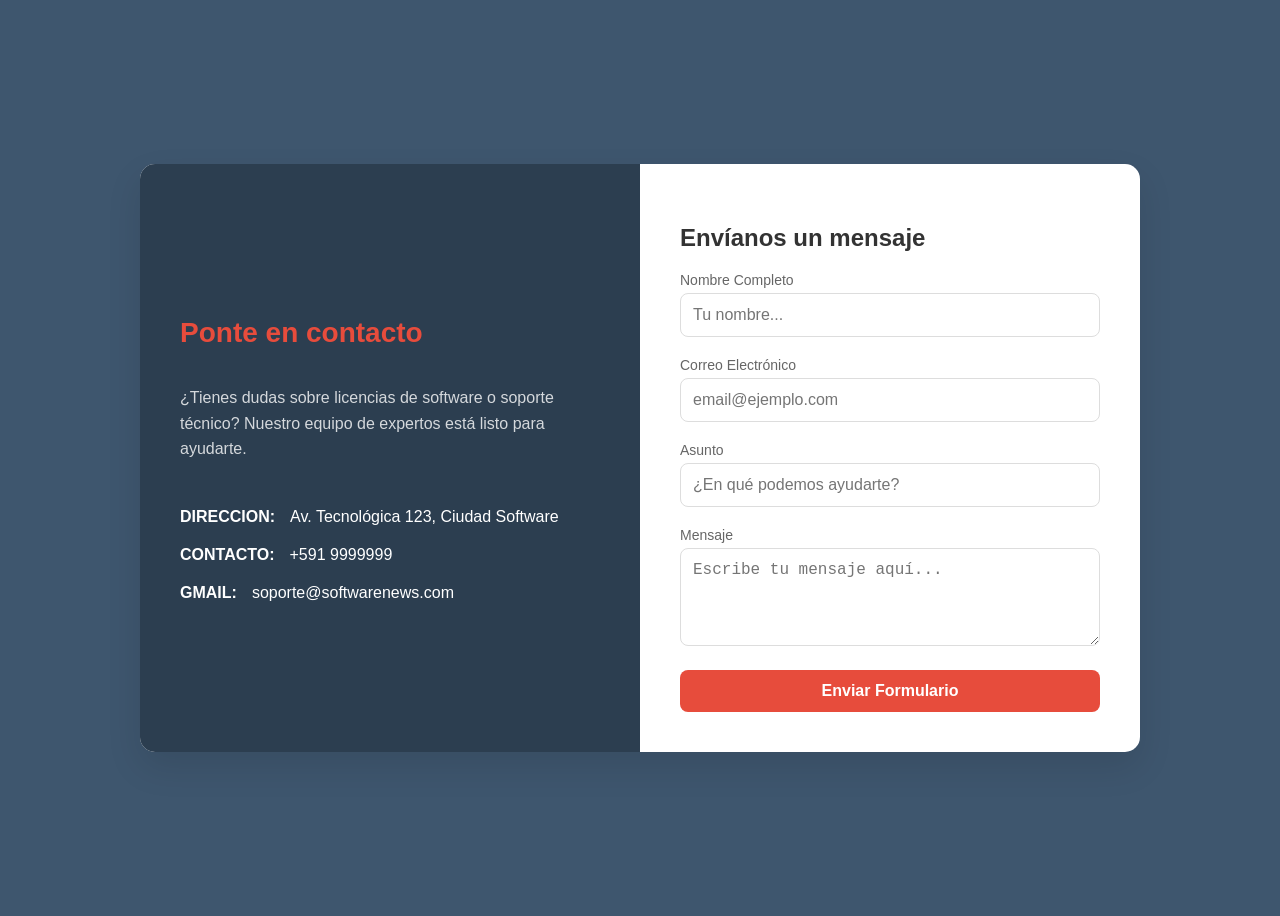
<file: contactos.html>
<!DOCTYPE html>
<html lang="es">
<head>
    <meta charset="UTF-8">
    <meta name="viewport" content="width=device-width, initial-scale=1.0">
    <title>Contacto - Software News</title>
    <style>
        body {
            font-family: 'Segoe UI', Tahoma, Geneva, Verdana, sans-serif;
            background-color: #3e566e;
            display: flex;
            justify-content: center;
            align-items: center;
            min-height: 100vh;
        }

        .contact-container {
            background-color: #fff;
            width: 90%;
            max-width: 1000px;
            display: grid;
            grid-template-columns: 1fr 1fr;
            border-radius: 15px;
            overflow: hidden;
            box-shadow: 0 15px 35px rgba(0,0,0,0.1);
        }

        .contact-info {
            background-color: #2c3e50;
            color: #fff;
            padding: 40px;
            display: flex;
            flex-direction: column;
            justify-content: center;
        }

        .contact-info h2 {
            margin-bottom: 20px;
            font-size: 28px;
            color: #e74c3c;
        }

        .contact-info p {
            line-height: 1.6;
            opacity: 0.8;
        }

        .info-details {
            margin-top: 30px;
        }

        .info-item {
            display: flex;
            align-items: center;
            margin-bottom: 20px;
        }

        .info-item span {
            margin-left: 15px;
            font-size: 16px;
        }

        .contact-form {
            padding: 40px;
        }

        .contact-form h2 {
            color: #333;
            margin-bottom: 20px;
        }

        .form-group {
            margin-bottom: 20px;
        }

        .form-group label {
            display: block;
            margin-bottom: 5px;
            color: #666;
            font-size: 14px;
        }

        .form-group input, .form-group textarea {
            width: 100%;
            padding: 12px;
            border: 1px solid #ddd;
            border-radius: 8px;
            box-sizing: border-box;
            font-size: 16px;
            outline: none;
            transition: border-color 0.3s;
        }

        .form-group input:focus, .form-group textarea:focus {
            border-color: #e74c3c;
        }

        .submit-btn {
            background-color: #e74c3c;
            color: white;
            border: none;
            padding: 12px 25px;
            border-radius: 8px;
            cursor: pointer;
            font-size: 16px;
            font-weight: bold;
            width: 100%;
            transition: background 0.3s;
        }

        .submit-btn:hover {
            background-color: #c0392b;
        }

        @media (max-width: 768px) {
            .contact-container {
                grid-template-columns: 1fr;
            }
            .contact-info {
                padding: 30px;
            }
        }
    </style>
</head>
<body>

    <div class="contact-container">
        <div class="contact-info">
            <h2>Ponte en contacto</h2>
            <p>¿Tienes dudas sobre licencias de software o soporte técnico? Nuestro equipo de expertos está listo para ayudarte.</p>
            
            <div class="info-details">
                <div class="info-item">
                    <strong>DIRECCION:</strong>
                    <span>Av. Tecnológica 123, Ciudad Software</span>
                </div>
                <div class="info-item">
                    <strong>CONTACTO:</strong>
                    <span>+591 9999999</span>
                </div>
                <div class="info-item">
                    <strong>GMAIL:</strong>
                    <span>soporte@softwarenews.com</span>
                </div>
            </div>
        </div>

        <div class="contact-form">
            <h2>Envíanos un mensaje</h2>
            <form action="#">
                <div class="form-group">
                    <label>Nombre Completo</label>
                    <input type="text" placeholder="Tu nombre..." required>
                </div>
                <div class="form-group">
                    <label>Correo Electrónico</label>
                    <input type="email" placeholder="email@ejemplo.com" required>
                </div>
                <div class="form-group">
                    <label>Asunto</label>
                    <input type="text" placeholder="¿En qué podemos ayudarte?">
                </div>
                <div class="form-group">
                    <label>Mensaje</label>
                    <textarea rows="4" placeholder="Escribe tu mensaje aquí..."></textarea>
                </div>
                <button type="submit" class="submit-btn">Enviar Formulario</button>
            </form>
        </div>
    </div>

</body>
</html>
</file>
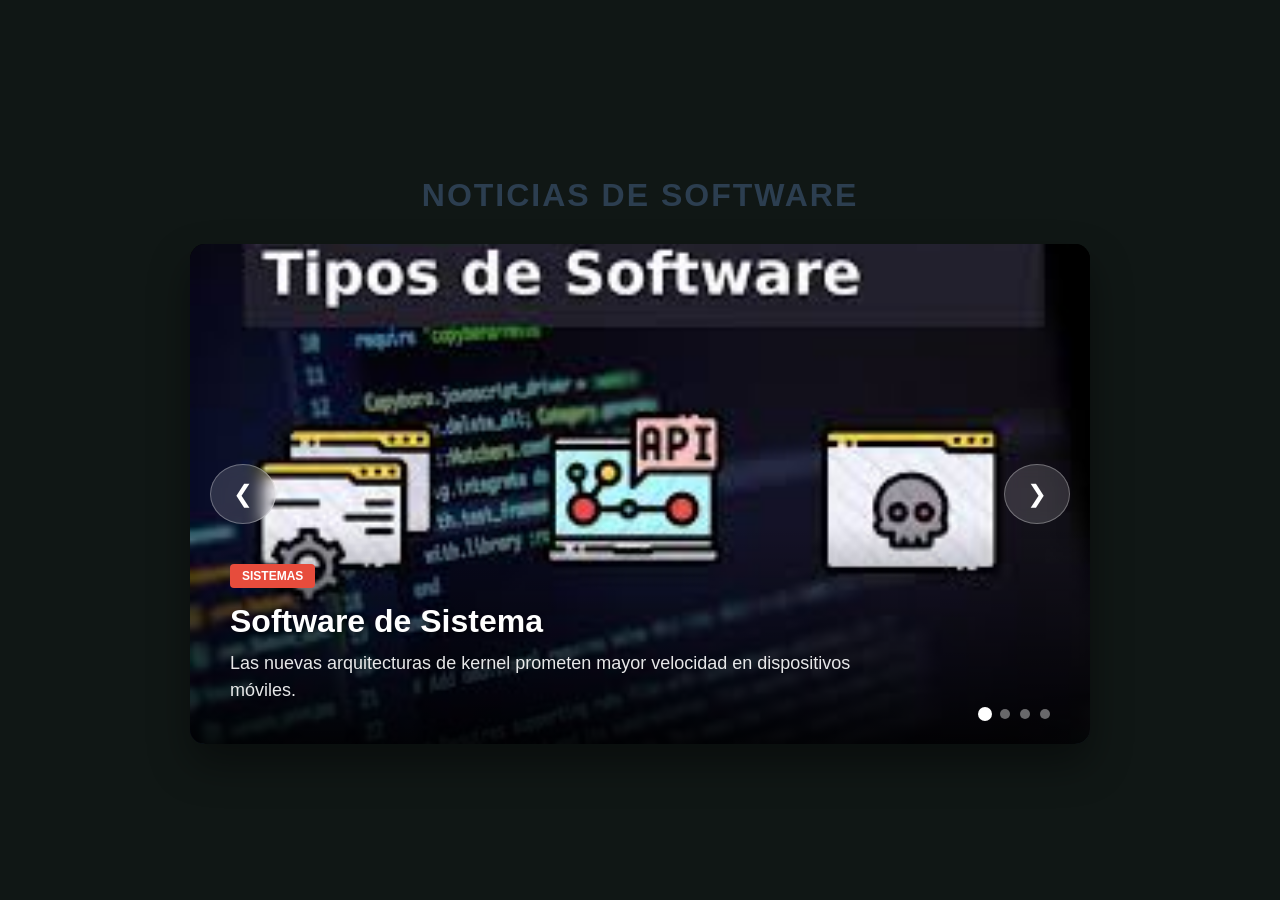
<file: noticias.html>
<!DOCTYPE html>

<html lang="es">

<head>

    <meta charset="UTF-8">

    <meta name="viewport" content="width=device-width, initial-scale=1.0">

    <title>Noticias de Software</title>

    <style>

        body {

            font-family: 'Segoe UI', Roboto, Helvetica, Arial, sans-serif;

            display: flex;

            flex-direction: column;

            align-items: center;

            justify-content: center;

            min-height: 100vh;

            background-color: #101715;

            margin: 0;

        }



        h1 {

            color: #2c3e50;

            margin-bottom: 30px;

            text-transform: uppercase;

            letter-spacing: 2px;

        }



        .carousel-container {

            position: relative;

            width: 90%;

            max-width: 900px;

            height: 500px;

            overflow: hidden;

            border-radius: 15px;

            box-shadow: 0 20px 40px rgba(0,0,0,0.4);

            background-color: #000;

        }



        .carousel-slide {

            width: 100%;

            height: 100%;

            position: relative;

        }



        .slide-item {

            position: absolute;

            top: 0;

            left: 0;

            width: 100%;

            height: 100%;

            opacity: 0;

            transition: opacity 0.8s ease-in-out;

            display: flex;

            align-items: flex-end;

        }



        .slide-item.active {

            opacity: 1;

            z-index: 1;

        }



        .slide-item img {

            position: absolute;

            top: 0;

            left: 0;

            width: 100%;

            height: 100%;

            object-fit: cover;

            transform: scale(1.1);

            transition: transform 1.2s ease;

        }



        .slide-item.active img {

            transform: scale(1);

        }



        .info-overlay {

            position: relative;

            z-index: 2;

            width: 100%;

            padding: 40px;

            background: linear-gradient(transparent, rgba(0,0,0,0.9));

            color: white;

            box-sizing: border-box;

        }



        .category {

            background: #e74c3c;

            color: white;

            padding: 5px 12px;

            font-size: 12px;

            font-weight: bold;

            border-radius: 4px;

            text-transform: uppercase;

            display: inline-block;

            margin-bottom: 15px;

        }



        .info-overlay h2 {

            margin: 0 0 10px 0;

            font-size: 32px;

            text-shadow: 2px 2px 4px rgba(0,0,0,0.5);

        }



        .info-overlay p {

            margin: 0;

            font-size: 18px;

            opacity: 0.9;

            line-height: 1.5;

            max-width: 80%;

        }



        .btn {

            position: absolute;

            top: 50%;

            transform: translateY(-50%);

            background: rgba(255, 255, 255, 0.15);

            backdrop-filter: blur(8px);

            color: white;

            border: 1px solid rgba(255, 255, 255, 0.3);

            padding: 15px 22px;

            cursor: pointer;

            font-size: 24px;

            border-radius: 50%;

            transition: all 0.3s ease;

            z-index: 10;

        }



        .btn:hover {

            background: rgba(255, 255, 255, 0.9);

            color: #333;

        }



        #prevBtn { left: 20px; }

        #nextBtn { right: 20px; }



        .dots-container {

            position: absolute;

            bottom: 25px;

            right: 40px;

            display: flex;

            gap: 10px;

            z-index: 10;

        }



        .dot {

            width: 10px;

            height: 10px;

            background: rgba(255, 255, 255, 0.4);

            border-radius: 50%;

            cursor: pointer;

            transition: 0.3s;

        }



        .dot.active {

            background: white;

            transform: scale(1.4);

        }

    </style>

</head>

<body>



    <h1>Noticias de Software</h1>



    <div class="carousel-container">

        <div class="carousel-slide">

           

            <div class="slide-item active">

                <img src="img/carru.jpg" alt="Sistemas">

                <div class="info-overlay">

                    <span class="category">Sistemas</span>

                    <h2>Software de Sistema</h2>

                    <p>Las nuevas arquitecturas de kernel prometen mayor velocidad en dispositivos móviles.</p>

                </div>

            </div>



            <div class="slide-item">

                <img src="img/proga.jpg" alt="Desarrollo">

                <div class="info-overlay">

                    <span class="category">Desarrollo</span>

                    <h2>Herramientas de Programación</h2>

                    <p>Python y Rust lideran las preferencias de los desarrolladores este año.</p>

                </div>

            </div>



            <div class="slide-item">

                <img src="img/sigue.jpg" alt="Aplicación">

                <div class="info-overlay">

                    <span class="category">Aplicación</span>

                    <h2>Apps de Productividad</h2>

                    <p>La inteligencia artificial se integra nativamente en las suites de oficina líderes.</p>

                </div>

            </div>



            <div class="slide-item">

                <img src="img/ultima.jpg" alt="Seguridad">

                <div class="info-overlay">

                    <span class="category">Seguridad</span>

                    <h2>Malware y Protección</h2>

                    <p>Nuevas amenazas de Día Cero obligan a actualizar protocolos de seguridad global.</p>

                </div>

            </div>



        </div>



        <button class="btn" id="prevBtn">❮</button>

        <button class="btn" id="nextBtn">❯</button>



        <div class="dots-container" id="dotsContainer"></div>

    </div>



    <script>

        const slides = document.querySelectorAll('.slide-item');

        const nextBtn = document.getElementById('nextBtn');

        const prevBtn = document.getElementById('prevBtn');

        const dotsContainer = document.getElementById('dotsContainer');

       

        let currentIndex = 0;

        let autoPlay;



        slides.forEach((_, index) => {

            const dot = document.createElement('div');

            dot.classList.add('dot');

            if (index === 0) dot.classList.add('active');

            dot.addEventListener('click', () => showSlide(index));

            dotsContainer.appendChild(dot);

        });



        const dots = document.querySelectorAll('.dot');



        function showSlide(index) {

            if (index >= slides.length) index = 0;

            if (index < 0) index = slides.length - 1;



            slides[currentIndex].classList.remove('active');

            dots[currentIndex].classList.remove('active');



            currentIndex = index;



            slides[currentIndex].classList.add('active');

            dots[currentIndex].classList.add('active');

           

            resetTimer();

        }



        nextBtn.addEventListener('click', () => showSlide(currentIndex + 1));

        prevBtn.addEventListener('click', () => showSlide(currentIndex - 1));



        function startAutoPlay() {

            autoPlay = setInterval(() => {

                showSlide(currentIndex + 1);

            }, 5000);

        }



        function resetTimer() {

            clearInterval(autoPlay);

            startAutoPlay();

        }



        startAutoPlay();

    </script>

</body>

</html>
</file>
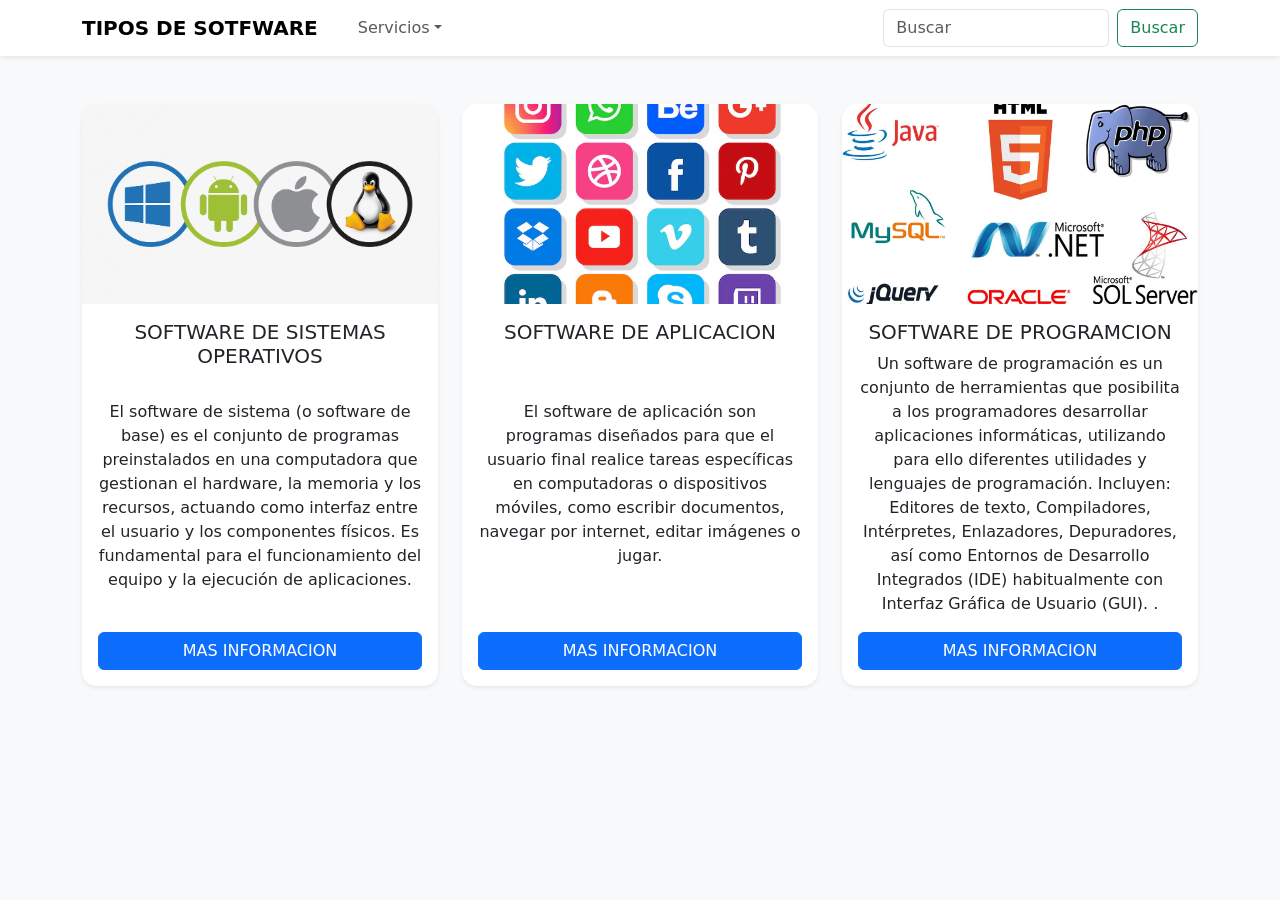
<file: tipos.html>
<!DOCTYPE html>
<html lang="es">
<head>
  <meta charset="UTF-8">
  <meta name="viewport" content="width=device-width, initial-scale=1.0">
  <title>Tipos de software</title>
  <link href="https://cdn.jsdelivr.net/npm/bootstrap@5.3.0/dist/css/bootstrap.min.css" rel="stylesheet">
  
  <style>
    
    .card-custom {
      border: none;
      border-radius: 15px;
      overflow: hidden;
      transition: transform 0.3s, box-shadow 0.3s;
      height: 100%; 
    }

    .card-custom:hover {
      transform: translateY(-10px);
      box-shadow: 0 10px 25px rgba(0,0,0,0.2);
    }

    .card-custom img {
      height: 200px;
      object-fit: cover;
    }

    .card-body {
      display: flex;
      flex-direction: column;
      justify-content: space-between;
    }
  </style>
</head>

<body class="bg-light">

  <nav class="navbar navbar-expand-lg navbar-light bg-white shadow-sm">
    <div class="container">
      <a class="navbar-brand fw-bold" href="#"> TIPOS DE SOTFWARE </a>
      <button class="navbar-toggler" data-bs-toggle="collapse" data-bs-target="#menu">
        <span class="navbar-toggler-icon"></span>
      </button>

      <div class="collapse navbar-collapse" id="menu">
        <ul class="navbar-nav me-auto">
          <li class="nav-item"><a class="nav-link" href="#"></a></li>
          <li class="nav-item dropdown">
            <a class="nav-link dropdown-toggle" data-bs-toggle="dropdown" href="#">Servicios</a>
            <ul class="dropdown-menu">
              <li><a class="dropdown-item" href="#">SOFTWARE DE SISTEMAS OPERATIVOS </a></li>
              <li><a class="dropdown-item" href="#">SOFTWARE DE APLICACION </a></li>
              <li><a class="dropdown-item" href="#">SOFTWARE DE PROGRAMCION </a></li>
            </ul>
          </li>
        </ul>
        <form class="d-flex">
          <input class="form-control me-2" type="search" placeholder="Buscar">
          <button class="btn btn-outline-success" type="submit">Buscar</button>
        </form>
      </div>
    </div>
  </nav>

  <div class="container mt-5 mb-5">
    <div class="row g-4 justify-content-center">

      <div class="col-md-4 col-sm-6">
        <div class="card card-custom shadow-sm">
          <img src="img\sistemas-operativos.png">
          <div class="card-body text-center">
            <h5 class="card-title">SOFTWARE DE SISTEMAS OPERATIVOS</h5>
            <p class="card-text">El software de sistema (o software de base) es el conjunto de programas preinstalados en una computadora que gestionan el hardware, la memoria y los recursos, actuando como interfaz entre el usuario y los componentes físicos. Es fundamental para el funcionamiento del equipo y la ejecución de aplicaciones.</p>
            <a href="https://www.techtarget.com/whatis/definition/system-software" class="btn btn-primary"> MAS INFORMACION</a>
          </div>
        </div>
      </div>

      <div class="col-md-4 col-sm-6">
        <div class="card card-custom shadow-sm">
          <img src="img\social-media-logos-collection-flat-style_23-2147823817.avif" class="card-img-top" alt="McLaren">
          <div class="card-body text-center">
            <h5 class="card-title">SOFTWARE DE APLICACION</h5>
            <p class="card-text">El software de aplicación son programas diseñados para que el usuario final realice tareas específicas en computadoras o dispositivos móviles, como escribir documentos, navegar por internet, editar imágenes o jugar.</p>
            <a href="https://concepto.de/software-de-aplicacion/" class="btn btn-primary">MAS INFORMACION</a>
          </div>
        </div>
      </div>

      <div class="col-md-4 col-sm-6">
        <div class="card card-custom shadow-sm">
          <img src="img\definicion-de-software-de-programacion.jpg" class="card-img-top" alt="Pagani">
          <div class="card-body text-center">
            <h5 class="card-title">SOFTWARE DE PROGRAMCION</h5>
            <p class="card-text">Un software de programación es un conjunto de herramientas que posibilita a los programadores desarrollar aplicaciones informáticas, utilizando para ello diferentes utilidades y lenguajes de programación. Incluyen: Editores de texto, Compiladores, Intérpretes, Enlazadores, Depuradores, así como Entornos de Desarrollo Integrados (IDE) habitualmente con Interfaz Gráfica de Usuario (GUI).

.</p>
            <a href= "https://velneo.com/blog/software-de-programacion/" class="btn btn-primary">MAS INFORMACION</a>
          </div>
        </div>
      </div>

    </div> </div> <script src="https://cdn.jsdelivr.net/npm/bootstrap@5.3.0/dist/js/bootstrap.bundle.min.js"></script>
</body>
</html>
</file>
